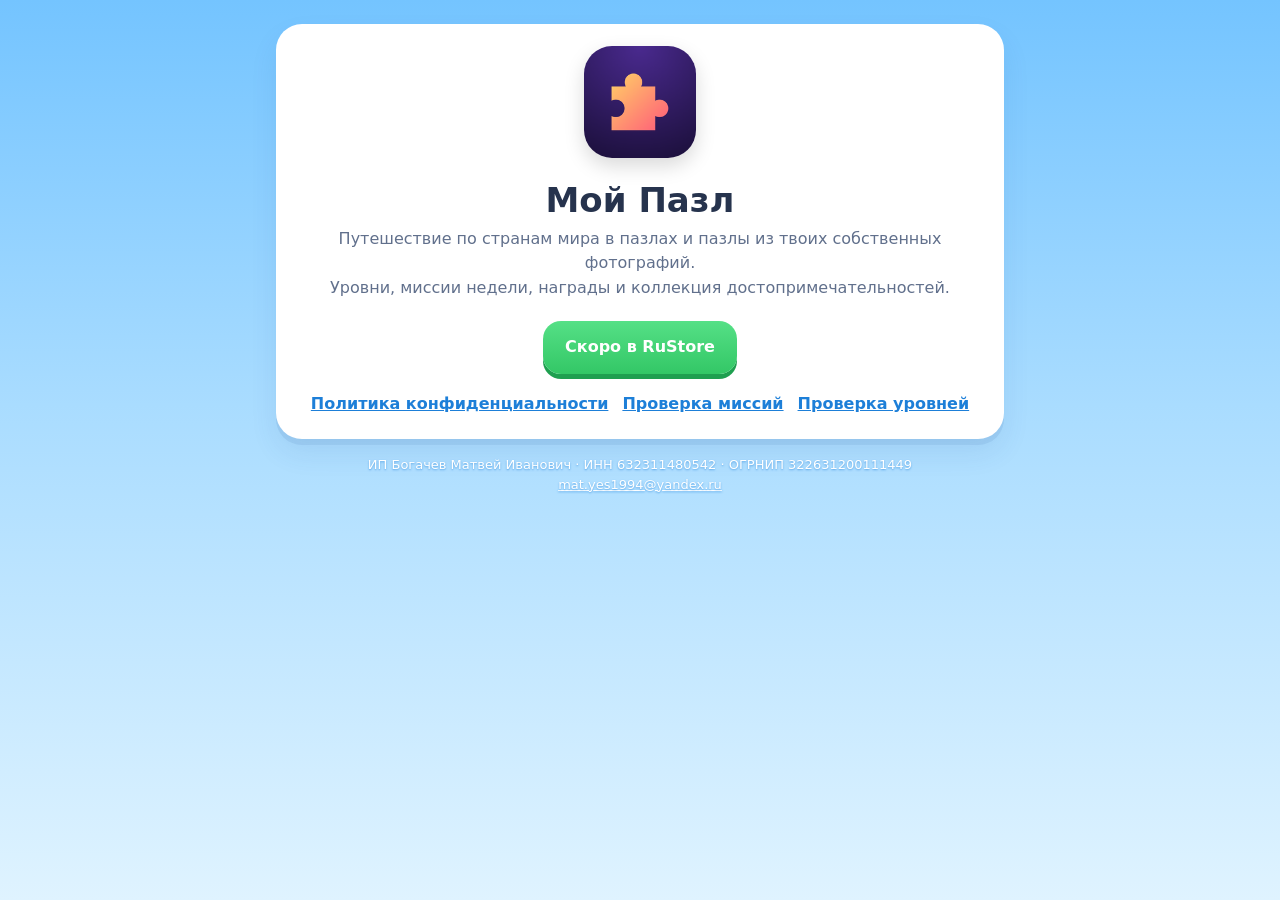
<file: index.html>
<!doctype html>
<html lang="ru">
<head>
<meta charset="utf-8">
<meta name="viewport" content="width=device-width, initial-scale=1">
<title>Мой Пазл — пазлы из твоих фото</title>
<meta name="description" content="Мобильная игра-пазл: путешествие по странам и пазлы из собственных фотографий">
<link rel="icon" href="icon.png">
<link rel="stylesheet" href="site.css">
</head>
<body>
<main class="page">
  <section class="card hero">
    <img src="icon.png" alt="Иконка игры «Мой Пазл»">
    <h1>Мой Пазл</h1>
    <p>Путешествие по странам мира в пазлах и пазлы из твоих собственных фотографий.<br>
      Уровни, миссии недели, награды и коллекция достопримечательностей.</p>
    <a class="btn" href="https://www.rustore.ru/" target="_blank" rel="noopener">Скоро в RuStore</a>
    <div class="links">
      <a href="privacy.html">Политика конфиденциальности</a>
      <a href="check.html">Проверка миссий</a>
      <a href="levels.html">Проверка уровней</a>
    </div>
  </section>
  <footer class="req">
    ИП Богачев Матвей Иванович · ИНН 632311480542 · ОГРНИП 322631200111449
    <br><a href="mailto:mat.yes1994@yandex.ru">mat.yes1994@yandex.ru</a>
  </footer>
</main>
</body>
</html>
</file>
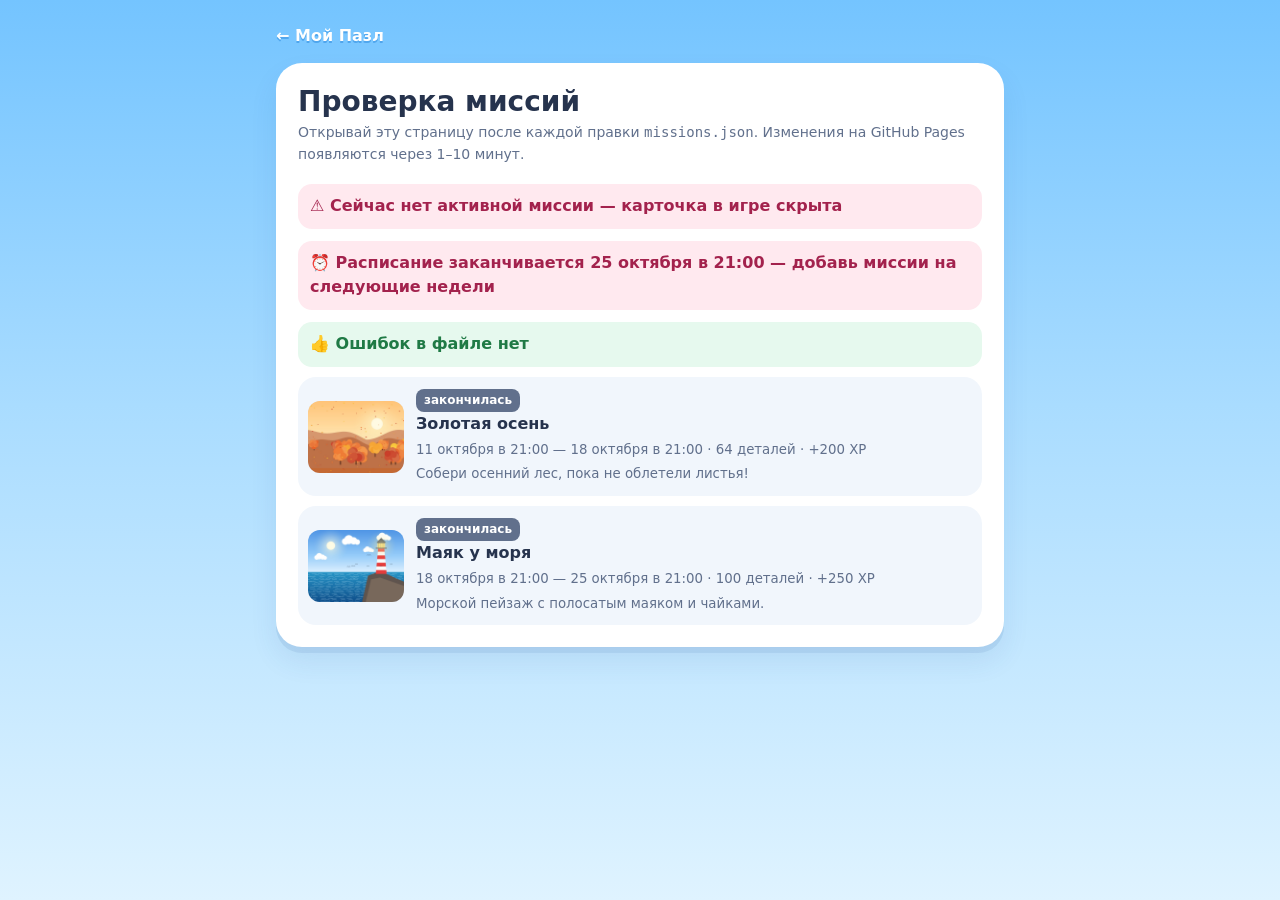
<file: check.html>
<!doctype html>
<html lang="ru">
<head>
<meta charset="utf-8">
<meta name="viewport" content="width=device-width, initial-scale=1">
<title>Проверка миссий — Мой Пазл</title>
<link rel="stylesheet" href="site.css">
</head>
<body>
<main class="page">
  <a class="back" href="./">← Мой Пазл</a>
  <section class="card">
    <h1>Проверка миссий</h1>
    <p class="meta">Открывай эту страницу после каждой правки <code>missions.json</code>. Изменения на GitHub Pages появляются через 1–10 минут.</p>
    <div id="out">Загружаю…</div>
  </section>
</main>
<script>
// Те же правила, что в игре (js/missions.js): кривые записи игра просто пропускает
const out = document.getElementById('out');
const fmt = (t) => new Date(t).toLocaleString('ru-RU', { day: 'numeric', month: 'long', hour: '2-digit', minute: '2-digit' });
const days = (ms) => Math.round(ms / 86400000);
const esc = (s) => String(s).replace(/[&<>"]/g, (c) => ({ '&': '&amp;', '<': '&lt;', '>': '&gt;', '"': '&quot;' }[c]));

(async () => {
  let raw;
  try {
    const res = await fetch('missions.json?t=' + Date.now(), { cache: 'no-store' });
    if (!res.ok) throw new Error('файл не найден (HTTP ' + res.status + ')');
    const text = await res.text();
    try { raw = JSON.parse(text); } catch (e) { throw new Error('ошибка в записи JSON: ' + e.message + '. Чаще всего это лишняя или пропущенная запятая либо кавычка.'); }
  } catch (e) {
    out.innerHTML = `<div class="warn">❌ ${esc(e.message)}<br>Игроки пока видят прошлое расписание — исправь файл.</div>`;
    return;
  }

  const warns = [], now = Date.now(), ids = new Set(), list = [];
  if (!Array.isArray(raw.missions)) { out.innerHTML = '<div class="warn">❌ В файле нет списка "missions": [ … ]</div>'; return; }
  raw.missions.forEach((m, i) => {
    const where = `Миссия №${i + 1}${m && m.id ? ` (${esc(m.id)})` : ''}`;
    if (!m || typeof m.id !== 'string') { warns.push(`${where}: нет "id" — игра её пропустит`); return; }
    if (ids.has(m.id)) warns.push(`${where}: такой "id" уже есть — сделай его уникальным`);
    ids.add(m.id);
    const start = Date.parse(m.start), end = Date.parse(m.end);
    if (!(start < end)) { warns.push(`${where}: проверь даты "start" и "end" — игра её пропустит`); return; }
    if (typeof m.image !== 'string') { warns.push(`${where}: нет "image" — игра её пропустит`); return; }
    const pieces = Math.round(+m.pieces);
    if (!(pieces >= 4 && pieces <= 300)) warns.push(`${where}: "pieces" должно быть от 4 до 300`);
    if (!m.title) warns.push(`${where}: нет названия "title"`);
    list.push({ ...m, start, end, src: new URL(m.image, location.href).href });
  });
  list.sort((a, b) => a.start - b.start);
  for (let i = 1; i < list.length; i++) {
    const gap = list[i].start - list[i - 1].end;
    if (gap > 60000) warns.push(`Между «${esc(list[i - 1].title)}» и «${esc(list[i].title)}» перерыв ${days(gap) || 'меньше 1'} дн. — в это время миссии не будет`);
    if (gap < -60000) warns.push(`«${esc(list[i - 1].title)}» и «${esc(list[i].title)}» пересекаются по датам — покажется только первая`);
  }
  const last = list[list.length - 1];
  const current = list.find((m) => m.start <= now && now < m.end);
  let head = '';
  if (current) head += `<div class="ok">✅ Сейчас идёт: «${esc(current.title)}» до ${fmt(current.end)}</div>`;
  else head += '<div class="warn">⚠️ Сейчас нет активной миссии — карточка в игре скрыта</div>';
  if (last && last.end - now < 7 * 86400000) head += `<div class="warn">⏰ Расписание заканчивается ${fmt(last.end)} — добавь миссии на следующие недели</div>`;
  else if (last) head += `<div class="ok">📅 Миссии расписаны до ${fmt(last.end)}</div>`;
  head += warns.map((w) => `<div class="warn">⚠️ ${w}</div>`).join('');
  if (!warns.length) head += '<div class="ok">👍 Ошибок в файле нет</div>';

  out.innerHTML = head + list.map((m) => {
    const st = now >= m.end ? ['', 'закончилась'] : now >= m.start ? ['now', 'идёт сейчас'] : ['soon', 'скоро'];
    return `<div class="m" data-src="${esc(m.src)}">
      <img src="${esc(m.src)}" alt="">
      <div><span class="tag ${st[0]}">${st[1]}</span> <b>${esc(m.title || '')}</b>
        <small>${fmt(m.start)} — ${fmt(m.end)} · ${Math.round(+m.pieces) || 48} деталей · +${Math.round(+m.rewardXp) || 0} XP</small><br>
        <small>${esc(m.description || '')}</small></div></div>`;
  }).join('');
  out.querySelectorAll('.m img').forEach((img) => {
    img.onerror = () => {
      img.closest('.m').insertAdjacentHTML('beforeend', '<span class="tag err">картинка не найдена</span>');
    };
  });
})();
</script>
</body>
</html>
</file>
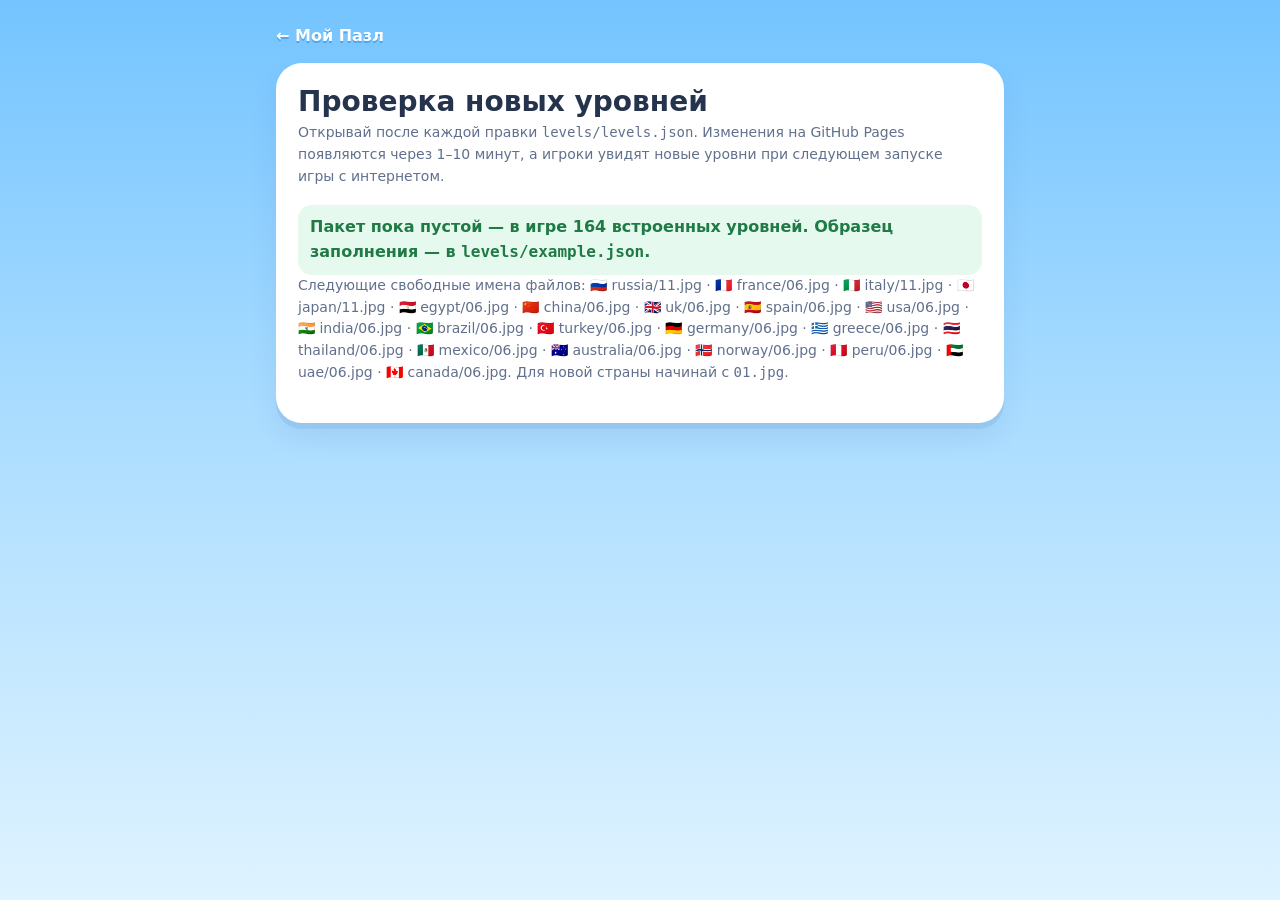
<file: levels.html>
<!doctype html>
<html lang="ru">
<head>
<meta charset="utf-8">
<meta name="viewport" content="width=device-width, initial-scale=1">
<title>Проверка новых уровней — Мой Пазл</title>
<link rel="stylesheet" href="site.css">
</head>
<body>
<main class="page">
  <a class="back" href="./">← Мой Пазл</a>
  <section class="card">
    <h1>Проверка новых уровней</h1>
    <p class="meta">Открывай после каждой правки <code>levels/levels.json</code>. Изменения на GitHub Pages появляются через 1–10 минут,
      а игроки увидят новые уровни при следующем запуске игры с интернетом.</p>
    <div id="out">Загружаю…</div>
  </section>
</main>
<script>
// Те же правила, что в игре (js/levelpacks.js): кривые записи игра просто пропускает
const out = document.getElementById('out');
const esc = (s) => String(s).replace(/[&<>"]/g, (c) => ({ '&': '&amp;', '<': '&lt;', '>': '&gt;', '"': '&quot;' }[c]));
const load = async (path) => {
  const res = await fetch(path + '?t=' + Date.now(), { cache: 'no-store' });
  if (!res.ok) throw new Error(path + ' не найден (HTTP ' + res.status + ')');
  const text = await res.text();
  try { return JSON.parse(text); } catch (e) { throw new Error('ошибка в записи ' + path + ': ' + e.message + '. Чаще всего это лишняя или пропущенная запятая либо кавычка.'); }
};

(async () => {
  let raw, builtin;
  try {
    builtin = await load('levels/builtin.json');
    raw = await load('levels/levels.json');
  } catch (e) {
    out.innerHTML = `<div class="warn">❌ ${esc(e.message)}<br>Игроки пока видят прошлый набор уровней — исправь файл.</div>`;
    return;
  }
  if (!Array.isArray(raw.chapters)) { out.innerHTML = '<div class="warn">❌ В файле нет списка "chapters": [ … ]</div>'; return; }

  const warns = [];
  const countries = Object.assign({}, builtin.countries);
  for (const [id, c] of Object.entries(raw.countries || {})) {
    if (!/^[a-z0-9_-]+$/.test(id)) { warns.push(`Страна "${esc(id)}": код страны — только маленькие латинские буквы, цифры, - и _`); continue; }
    if (!c || !c.name) { warns.push(`Страна "${esc(id)}": нет названия "name"`); continue; }
    if (builtin.countries[id]) warns.push(`Страна "${esc(id)}" уже есть в игре — её не нужно описывать в "countries"`);
    countries[id] = c;
  }

  const seen = new Set(builtin.places), used = {};
  let total = 0, html = '';
  raw.chapters.forEach((ch, ci) => {
    const where = `Глава №${ci + 1}`;
    if (!ch || !countries[ch.country]) { warns.push(`${where}: страна "${esc(ch && ch.country)}" не найдена — добавь её в "countries"`); return; }
    const c = countries[ch.country];
    let cards = '';
    (ch.places || []).forEach((p, pi) => {
      const pw = `${where}, место №${pi + 1}`;
      if (!p || typeof p.image !== 'string') { warns.push(`${pw}: нет "image" — игра его пропустит`); return; }
      if (!p.name || !p.city) { warns.push(`${pw}: нужны "name" и "city" — игра его пропустит`); return; }
      const stem = p.image.split('/').pop().replace(/\.[^.]+$/, '');
      const id = `${ch.country}-${stem}`;
      if (seen.has(id)) { warns.push(`${pw}: место ${esc(id)} уже есть (в игре или выше в файле) — переименуй файл, например в ${ch.country}/${String(builtin.nextFile[ch.country] || 1).padStart(2, '0')}.jpg`); return; }
      seen.add(id);
      used[ch.country] = Math.max(used[ch.country] || 0, parseInt(stem, 10) || 0);
      if (!p.about) warns.push(`${pw} «${esc(p.name)}»: нет описания "about" — после победы под картиной будет пусто`);
      total++;
      cards += `<div class="m"><img src="levels/${esc(p.image)}" alt="">
        <div><b>${esc(p.emoji || '📍')} ${esc(p.name)}</b><small>${esc(p.city)} · файл <code>levels/${esc(p.image)}</code></small><br>
        <small>${esc(p.about || '')}</small></div></div>`;
    });
    html += `<h2>${esc(c.flag || '🏳️')} ${esc(c.name)}</h2>${cards || '<div class="warn">В главе нет ни одного годного места</div>'}`;
  });

  let head = '';
  if (!raw.chapters.length) head += `<div class="ok">Пакет пока пустой — в игре ${builtin.levels} встроенных уровней. Образец заполнения — в <code>levels/example.json</code>.</div>`;
  else head += `<div class="ok">✅ Новых глав: ${raw.chapters.length}, мест: ${total}. Они встанут в игре после уровня ${builtin.levels} (плюс повторы между главами).</div>`;
  head += warns.map((w) => `<div class="warn">⚠️ ${w}</div>`).join('');
  if (raw.chapters.length && !warns.length) head += '<div class="ok">👍 Ошибок нет</div>';
  const nextList = Object.keys(countries).filter((id) => builtin.nextFile[id] || used[id])
    .map((id) => `${esc(countries[id].flag || '')} ${esc(id)}/${String(Math.max(builtin.nextFile[id] || 1, (used[id] || 0) + 1)).padStart(2, '0')}.jpg`);
  head += `<p class="meta">Следующие свободные имена файлов: ${nextList.join(' · ')}. Для новой страны начинай с <code>01.jpg</code>.</p>`;
  out.innerHTML = head + html;
  out.querySelectorAll('.m img').forEach((img) => {
    img.onerror = () => img.closest('.m').insertAdjacentHTML('beforeend', '<span class="tag err">фото не найдено</span>');
  });
})();
</script>
</body>
</html>
</file>
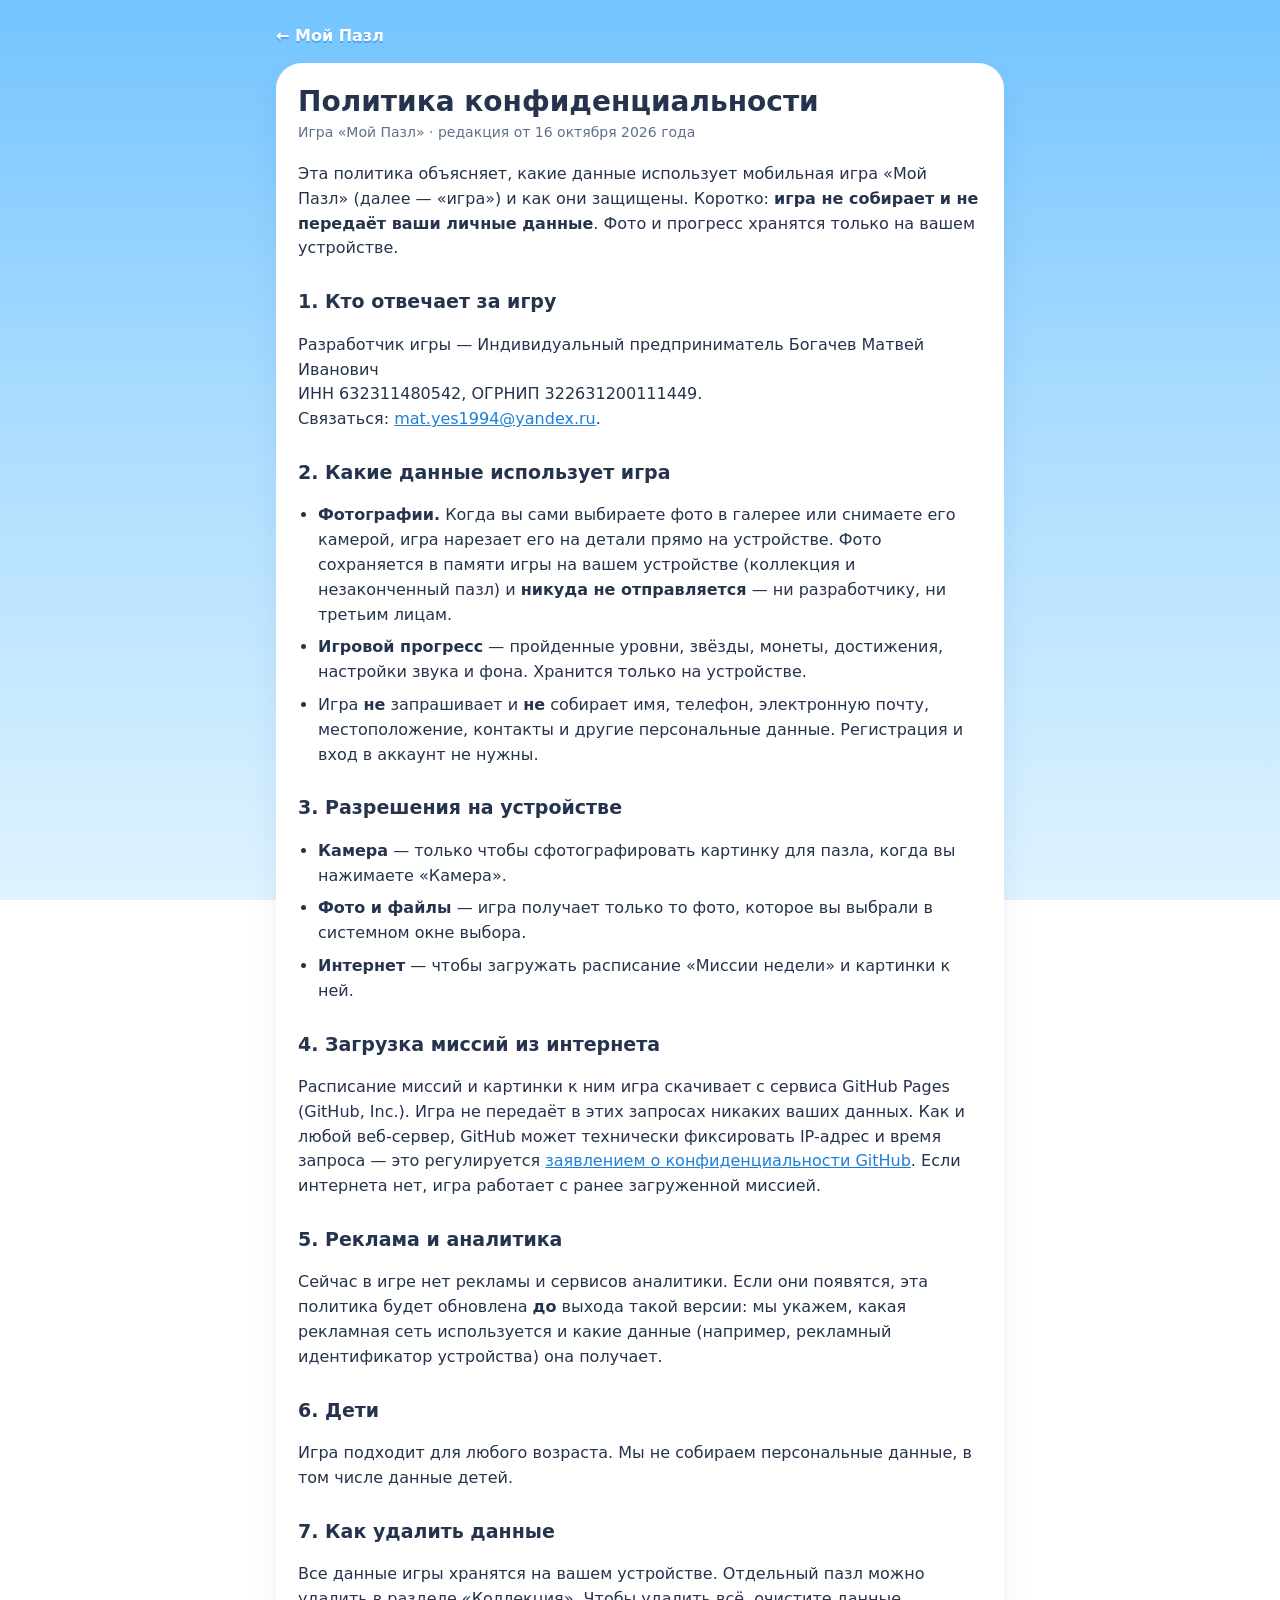
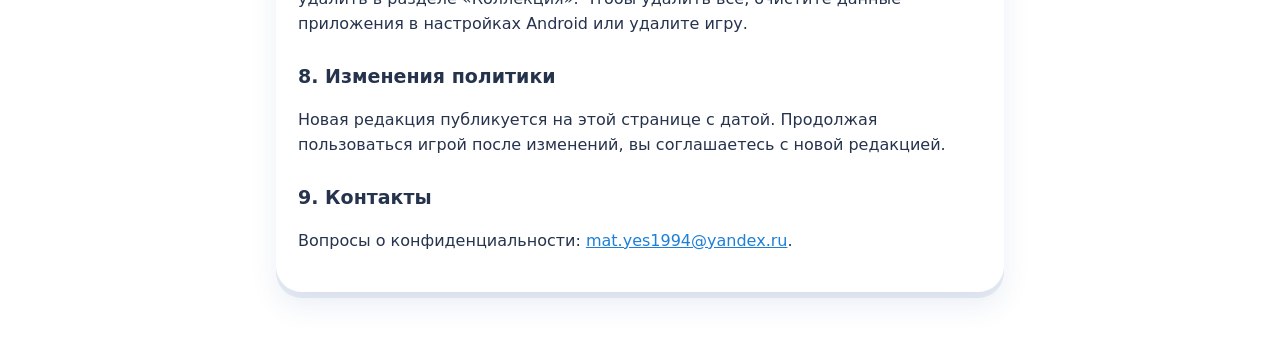
<file: privacy.html>
<!doctype html>
<html lang="ru">
<head>
<meta charset="utf-8">
<meta name="viewport" content="width=device-width, initial-scale=1">
<title>Политика конфиденциальности — Мой Пазл</title>
<meta name="description" content="Политика конфиденциальности мобильной игры «Мой Пазл»">
<link rel="stylesheet" href="site.css">
</head>
<body>
<main class="page">
  <a class="back" href="./">← Мой Пазл</a>
  <article class="card doc">
    <h1>Политика конфиденциальности</h1>
    <p class="meta">Игра «Мой Пазл» · редакция от 16 октября 2026 года</p>

    <p>Эта политика объясняет, какие данные использует мобильная игра «Мой Пазл» (далее — «игра») и как они защищены.
      Коротко: <b>игра не собирает и не передаёт ваши личные данные</b>. Фото и прогресс хранятся только на вашем устройстве.</p>

    <h2>1. Кто отвечает за игру</h2>
    <p>Разработчик игры — Индивидуальный предприниматель Богачев Матвей Иванович<br>
      ИНН 632311480542, ОГРНИП 322631200111449.<br>
      Связаться: <a href="mailto:mat.yes1994@yandex.ru">mat.yes1994@yandex.ru</a>.</p>

    <h2>2. Какие данные использует игра</h2>
    <ul>
      <li><b>Фотографии.</b> Когда вы сами выбираете фото в галерее или снимаете его камерой, игра нарезает его на детали прямо на устройстве.
        Фото сохраняется в памяти игры на вашем устройстве (коллекция и незаконченный пазл) и <b>никуда не отправляется</b> — ни разработчику, ни третьим лицам.</li>
      <li><b>Игровой прогресс</b> — пройденные уровни, звёзды, монеты, достижения, настройки звука и фона. Хранится только на устройстве.</li>
      <li>Игра <b>не</b> запрашивает и <b>не</b> собирает имя, телефон, электронную почту, местоположение, контакты и другие персональные данные.
        Регистрация и вход в аккаунт не нужны.</li>
    </ul>

    <h2>3. Разрешения на устройстве</h2>
    <ul>
      <li><b>Камера</b> — только чтобы сфотографировать картинку для пазла, когда вы нажимаете «Камера».</li>
      <li><b>Фото и файлы</b> — игра получает только то фото, которое вы выбрали в системном окне выбора.</li>
      <li><b>Интернет</b> — чтобы загружать расписание «Миссии недели» и картинки к ней.</li>
    </ul>

    <h2>4. Загрузка миссий из интернета</h2>
    <p>Расписание миссий и картинки к ним игра скачивает с сервиса GitHub Pages (GitHub, Inc.).
      Игра не передаёт в этих запросах никаких ваших данных. Как и любой веб-сервер, GitHub может технически
      фиксировать IP-адрес и время запроса — это регулируется
      <a href="https://docs.github.com/ru/site-policy/privacy-policies/github-general-privacy-statement" target="_blank" rel="noopener">заявлением о конфиденциальности GitHub</a>.
      Если интернета нет, игра работает с ранее загруженной миссией.</p>

    <h2>5. Реклама и аналитика</h2>
    <p>Сейчас в игре нет рекламы и сервисов аналитики. Если они появятся, эта политика будет обновлена <b>до</b> выхода такой версии:
      мы укажем, какая рекламная сеть используется и какие данные (например, рекламный идентификатор устройства) она получает.</p>

    <h2>6. Дети</h2>
    <p>Игра подходит для любого возраста. Мы не собираем персональные данные, в том числе данные детей.</p>

    <h2>7. Как удалить данные</h2>
    <p>Все данные игры хранятся на вашем устройстве. Отдельный пазл можно удалить в разделе «Коллекция».
      Чтобы удалить всё, очистите данные приложения в настройках Android или удалите игру.</p>

    <h2>8. Изменения политики</h2>
    <p>Новая редакция публикуется на этой странице с датой. Продолжая пользоваться игрой после изменений, вы соглашаетесь с новой редакцией.</p>

    <h2>9. Контакты</h2>
    <p>Вопросы о конфиденциальности: <a href="mailto:mat.yes1994@yandex.ru">mat.yes1994@yandex.ru</a>.</p>
  </article>
</main>
</body>
</html>
</file>
<file: site.css>
/* Общие стили страниц на GitHub Pages: в цветах игры */
:root {
  --ink: #26334d; --ink-2: #61708c; --blue: #38a3ff; --blue-d: #1d7fd8;
  --green: #33c766; --orange: #ff9f1c; --pink: #ff5c8d; --soft: #f1f6fc;
}
* { box-sizing: border-box; }
body {
  margin: 0; min-height: 100vh; color: var(--ink);
  font: 16px/1.55 system-ui, -apple-system, 'Segoe UI', Roboto, sans-serif;
  background: linear-gradient(180deg, #74c4ff 0%, #a9dcff 45%, #dff3ff 100%) fixed;
}
.page { max-width: 760px; margin: 0 auto; padding: 24px 16px 48px; }
.card { background: #fff; border-radius: 26px; padding: 22px; box-shadow: 0 6px 0 rgba(37, 80, 140, .09), 0 14px 28px rgba(37, 80, 140, .09); }
.back { display: inline-block; margin-bottom: 14px; color: #fff; font-weight: 800; text-decoration: none; text-shadow: 0 2px 0 rgba(29, 127, 216, .45); }
h1 { margin: 0 0 4px; font-size: 28px; line-height: 1.2; }
h2 { margin: 26px 0 8px; font-size: 19px; }
.meta { margin: 0 0 18px; color: var(--ink-2); font-size: 14px; }
.doc ul { padding-left: 20px; }
.doc li { margin-bottom: 8px; }
a { color: var(--blue-d); }
.fill { background: #fff3c4; padding: 0 6px; border-radius: 6px; font-weight: 700; }

/* главная */
.hero { text-align: center; }
.hero img { width: 112px; height: 112px; border-radius: 28px; box-shadow: 0 8px 20px rgba(0, 0, 0, .15); }
.hero h1 { font-size: 34px; margin-top: 14px; }
.hero p { color: var(--ink-2); margin: 6px 0 20px; }
.btn {
  display: inline-block; padding: 14px 22px; border-radius: 18px; color: #fff; font-weight: 800; text-decoration: none;
  background: linear-gradient(#55e086, var(--green)); box-shadow: 0 5px 0 #1f9f50;
}
.links { display: flex; gap: 14px; justify-content: center; flex-wrap: wrap; margin-top: 18px; font-weight: 700; }

.req a { color: #fff; }
.req { margin-top: 16px; text-align: center; font-size: 13px; color: #fff; text-shadow: 0 1px 2px rgba(29, 127, 216, .6); }

/* проверка миссий */
.m { display: flex; gap: 12px; align-items: center; padding: 10px; border-radius: 18px; background: var(--soft); margin-top: 10px; }
.m img { width: 96px; height: 72px; object-fit: cover; border-radius: 12px; flex: none; background: #dde6f2; }
.m b { display: block; }
.m small { color: var(--ink-2); }
.tag { display: inline-block; padding: 2px 8px; border-radius: 8px; font-size: 12px; font-weight: 800; color: #fff; background: var(--ink-2); }
.tag.now { background: var(--green); } .tag.soon { background: var(--blue); } .tag.err { background: var(--pink); }
.warn { margin-top: 12px; padding: 10px 12px; border-radius: 14px; background: #ffe9ef; color: #a3224d; font-weight: 700; }
.ok { margin-top: 12px; padding: 10px 12px; border-radius: 14px; background: #e6f9ee; color: #1f7a45; font-weight: 700; }
</file>
